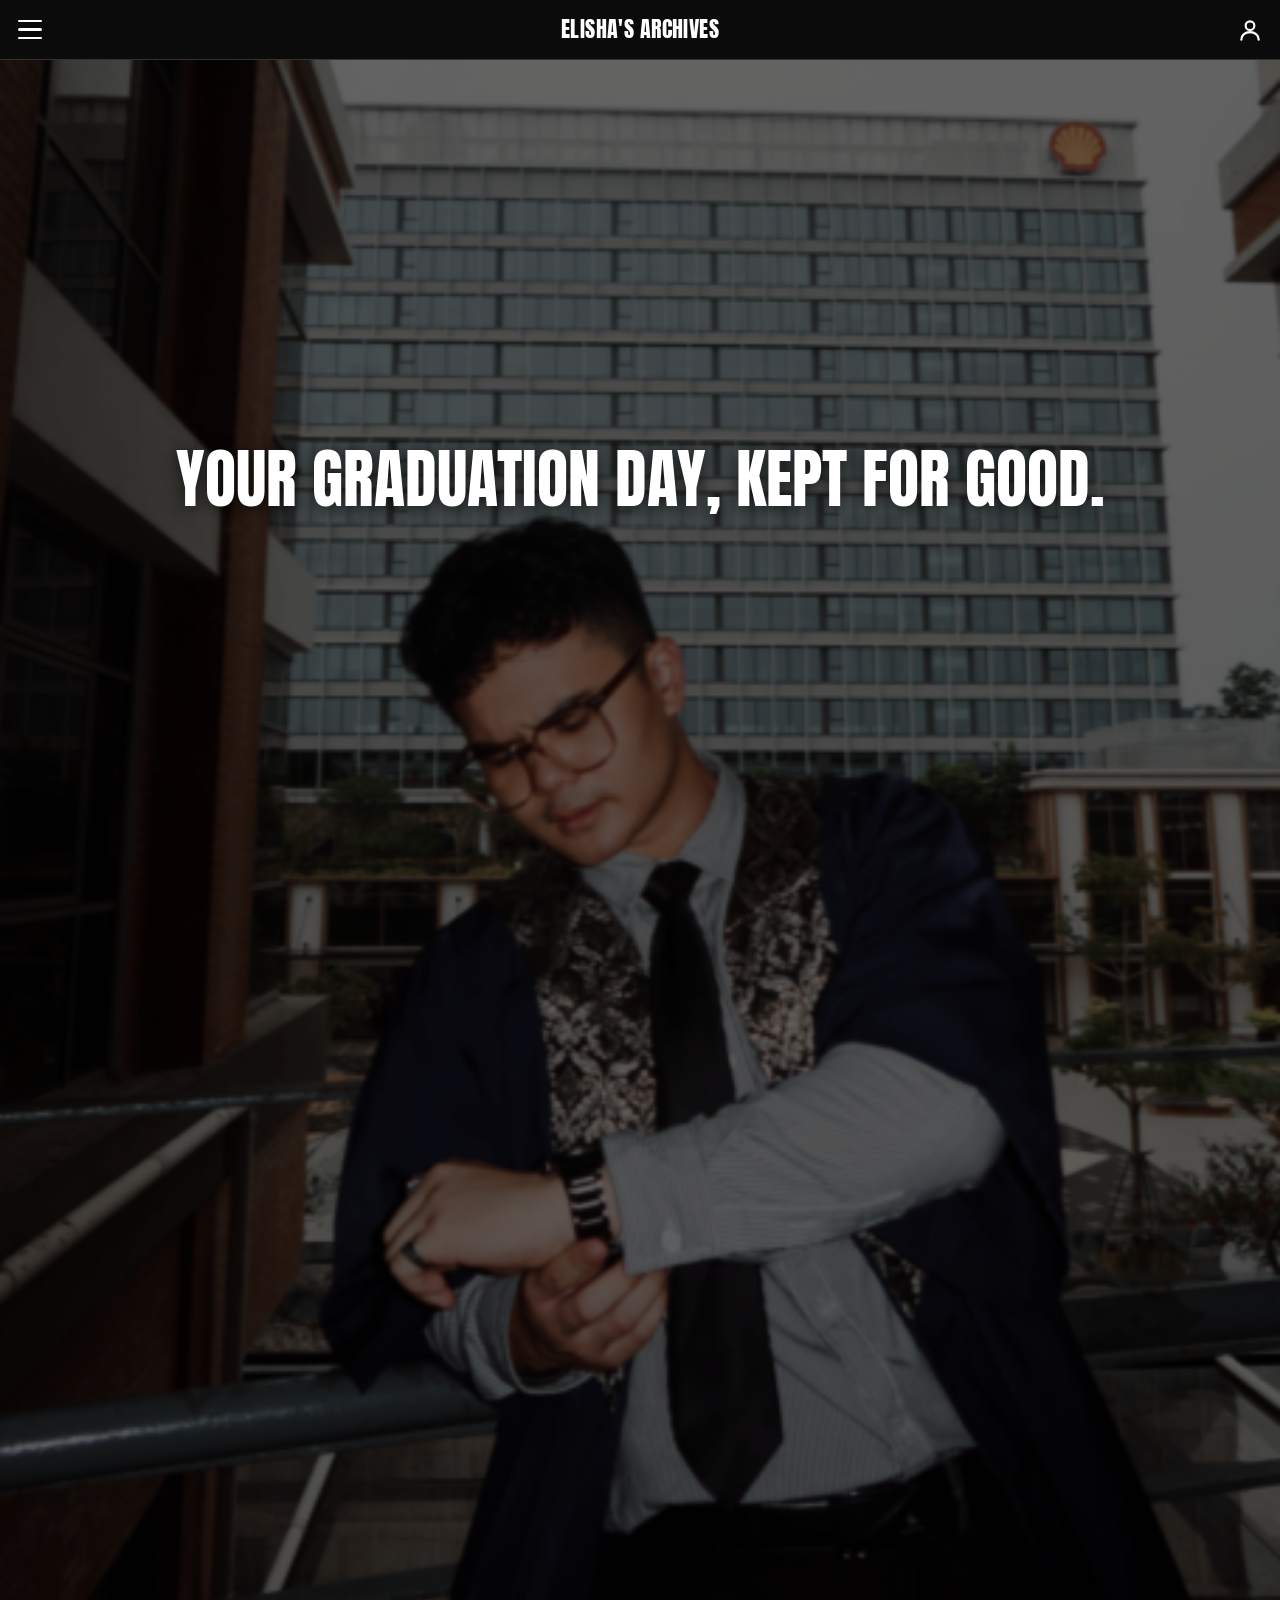
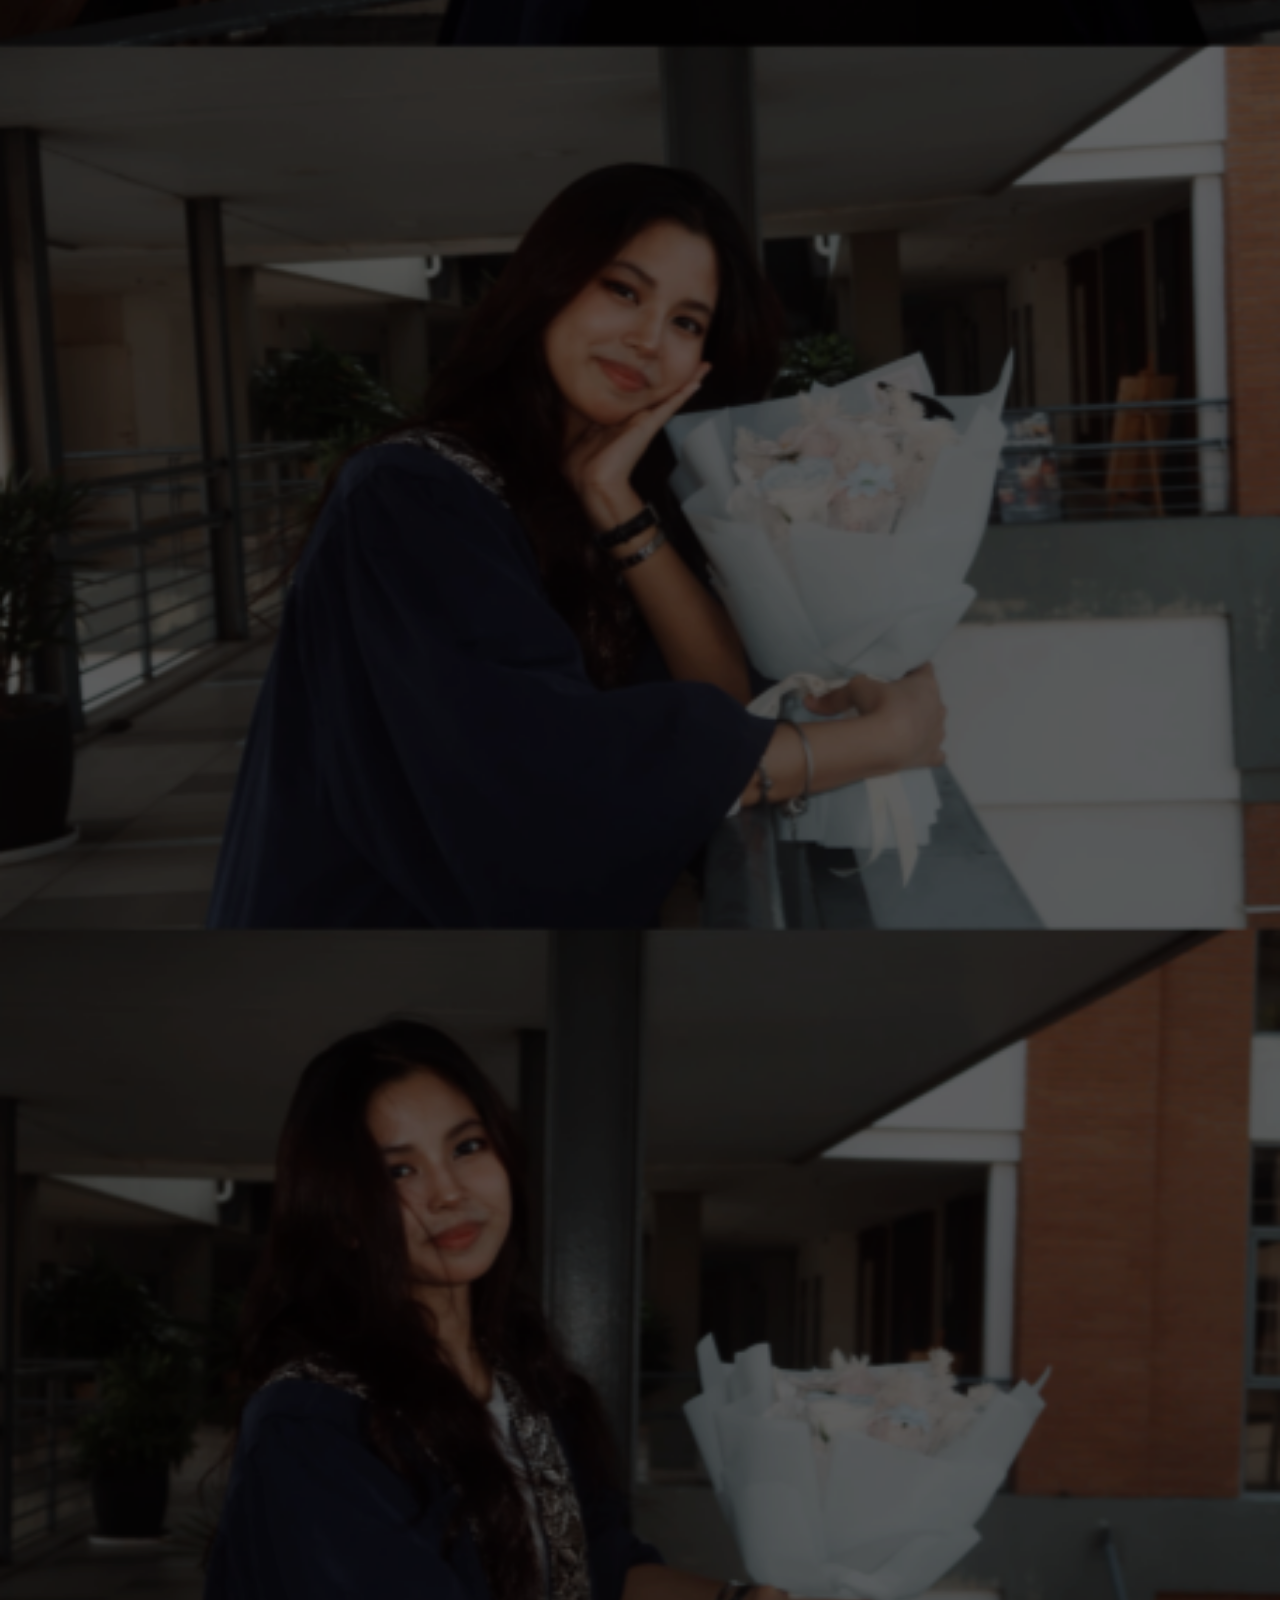
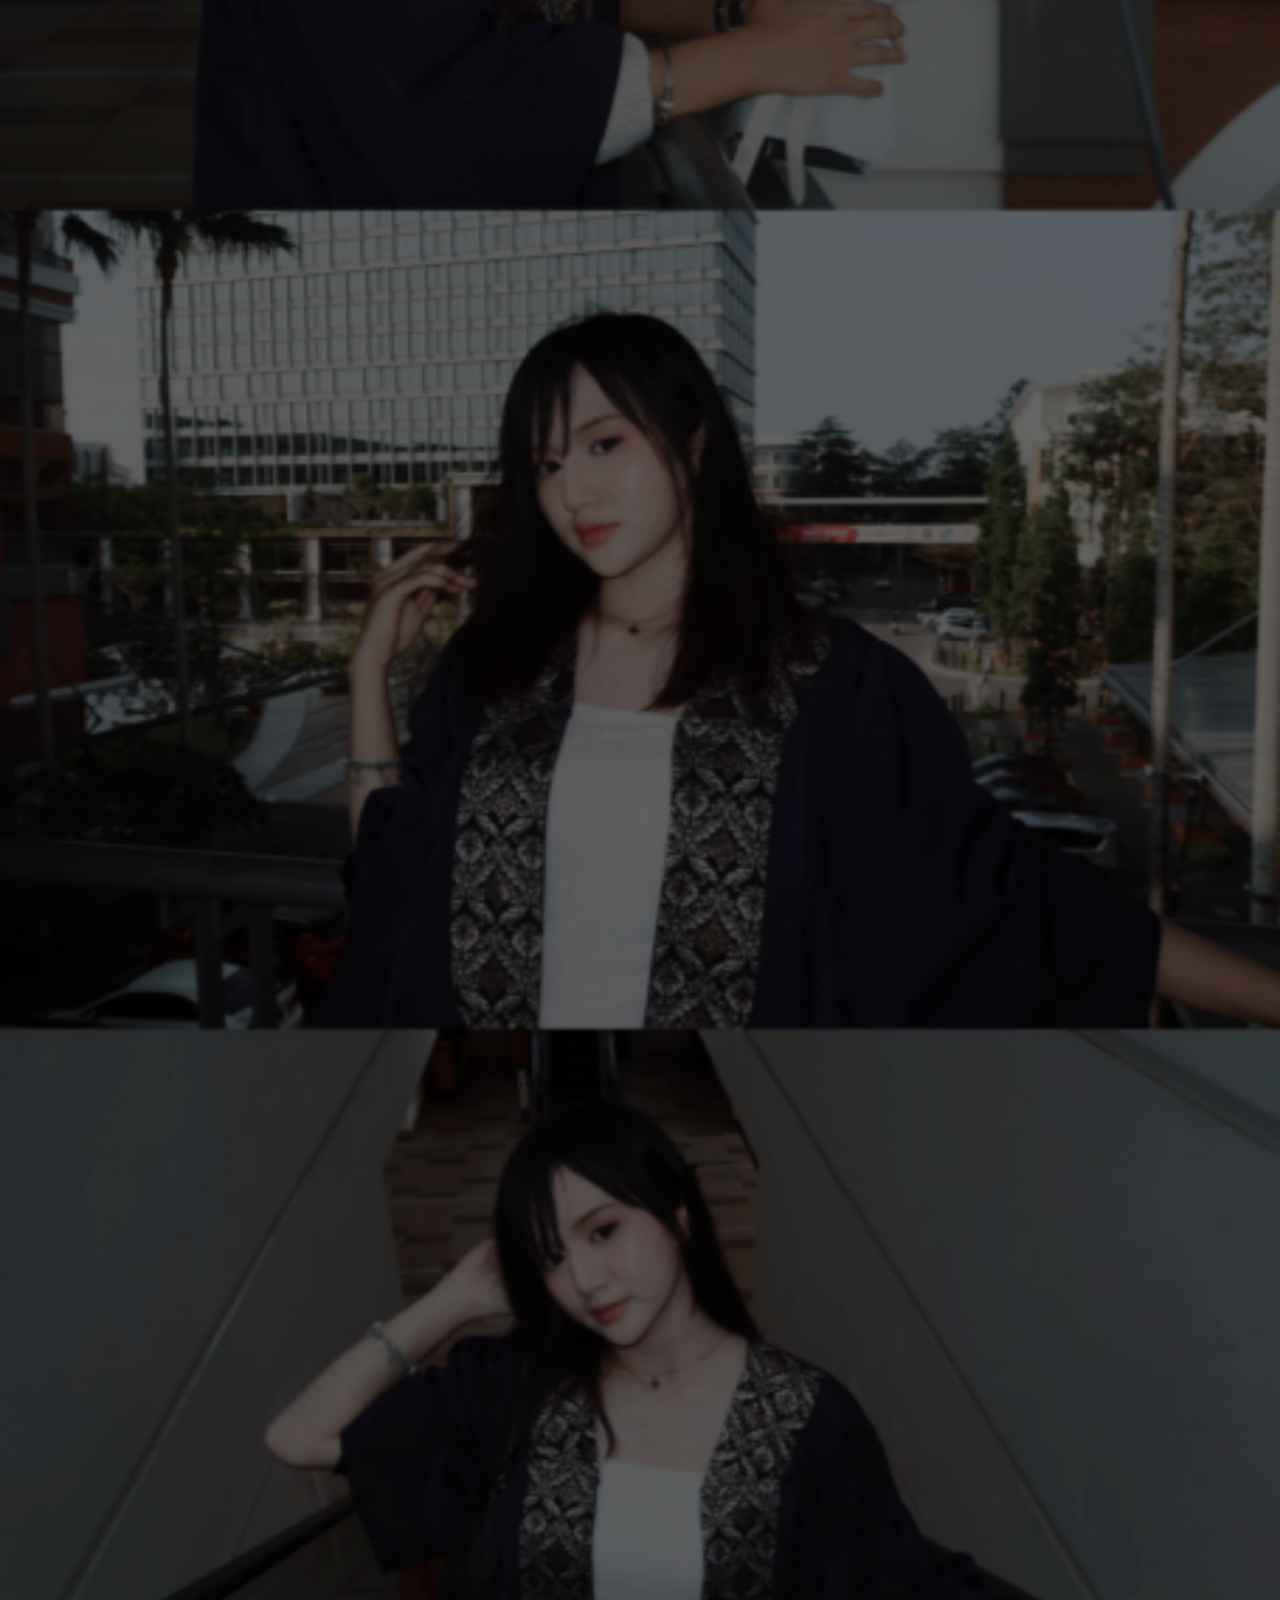
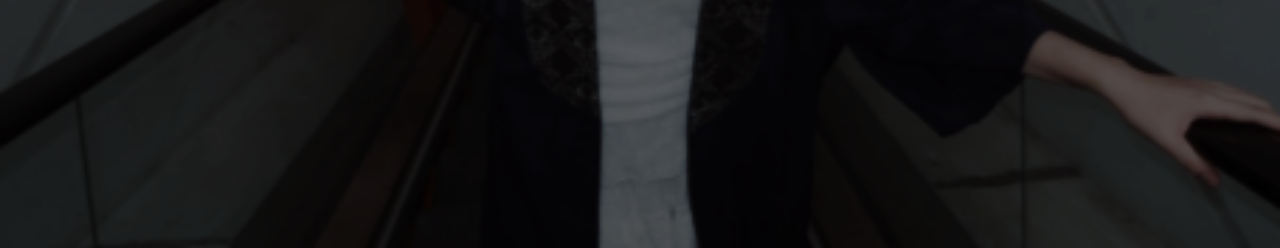
<file: index.html>
<!DOCTYPE html>
<html lang="en">
<head>
  <meta charset="UTF-8">
  <meta name="viewport" content="width=device-width, initial-scale=1.0">
  <title>Elisha's Archives</title>
  <link rel="icon" type="image/png" href="favicon.png">
  <link rel="apple-touch-icon" href="favicon.png">
  <link rel="preconnect" href="https://fonts.googleapis.com">
  <link rel="preconnect" href="https://fonts.gstatic.com" crossorigin>
  <link href="https://fonts.googleapis.com/css2?family=Anton&family=Manrope:wght@400;600;800&display=swap" rel="stylesheet">
  <link rel="stylesheet" href="style.css">
</head>
<body class="home">

  <script src="topbar.js"></script>

  <main>
    <section class="hero">
      <img src="images/hero.jpg" alt="Graduation portraits in navy gowns with songket trim">
      <h1 class="hero-title">Your graduation day, kept for good.</h1>
      <div class="hero-actions">
        <a class="btn btn-dark" href="gallery.html">View Gallery</a>
        <a class="btn btn-light" href="contact.html">Book a session</a>
      </div>
    </section>
  </main>

  <script src="app.js"></script>
</body>
</html>
</file>
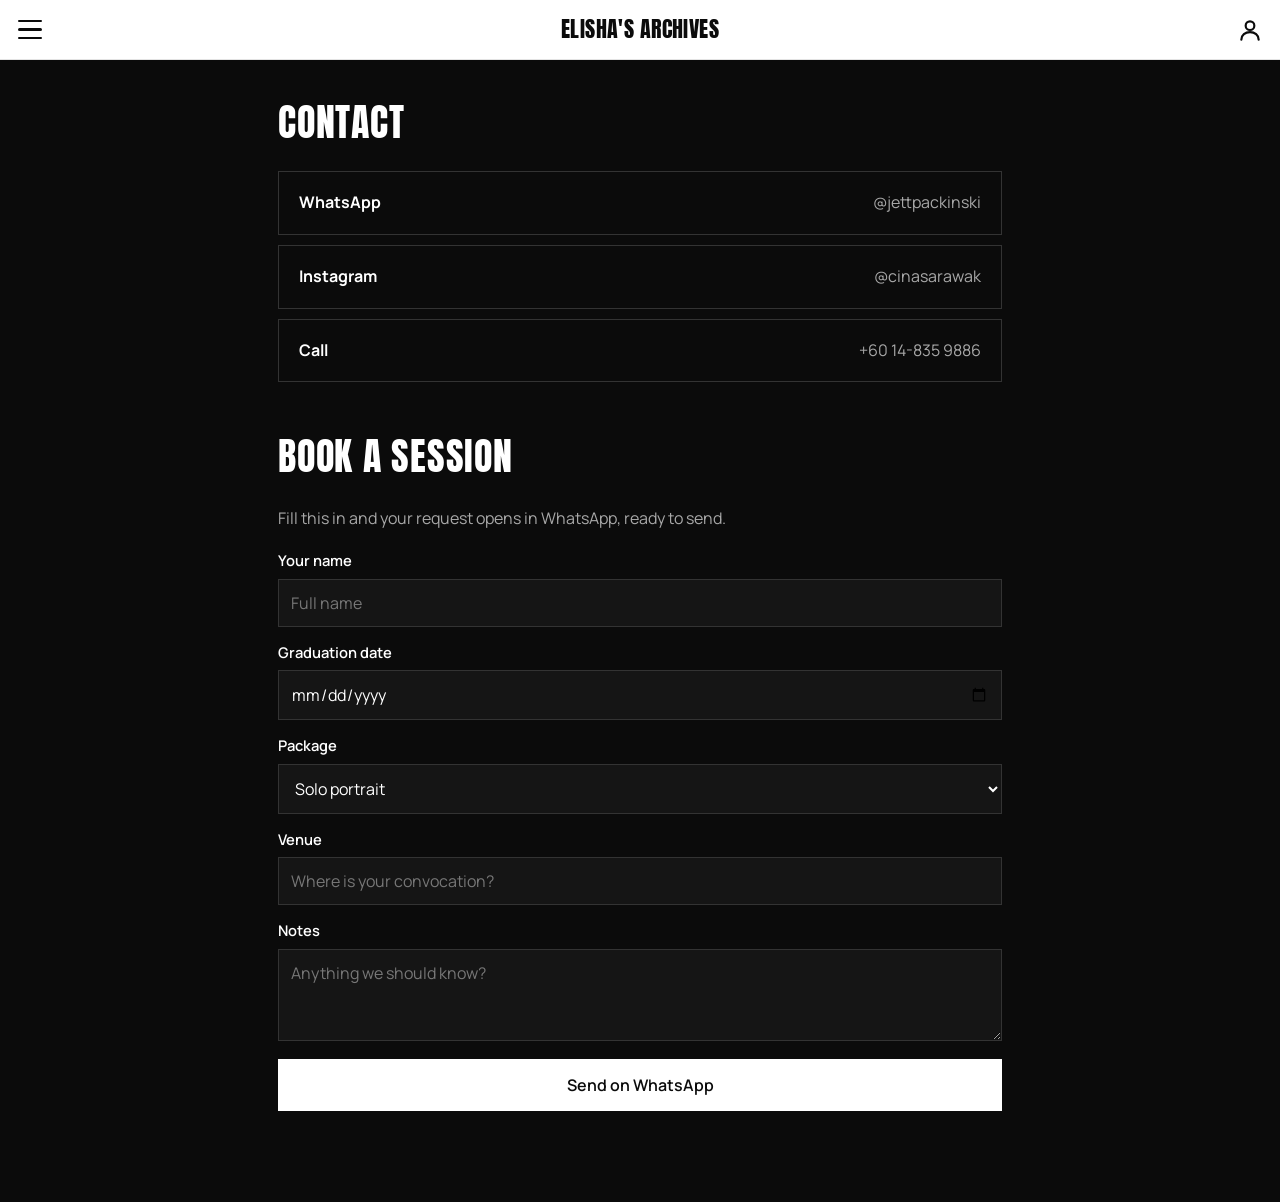
<file: contact.html>
<!DOCTYPE html>
<html lang="en">
<head>
  <meta charset="UTF-8">
  <meta name="viewport" content="width=device-width, initial-scale=1.0">
  <title>Elisha's Archives</title>
  <link rel="icon" type="image/png" href="favicon.png">
  <link rel="apple-touch-icon" href="favicon.png">
  <link rel="preconnect" href="https://fonts.googleapis.com">
  <link rel="preconnect" href="https://fonts.gstatic.com" crossorigin>
  <link href="https://fonts.googleapis.com/css2?family=Anton&family=Manrope:wght@400;600&display=swap" rel="stylesheet">
  <link rel="stylesheet" href="style.css">
</head>
<body class="dark">

  <script src="topbar.js"></script>

  <main class="wrap">
    <h2>CONTACT</h2>
    <div class="contact-list">
      <a class="contact" href="https://wa.me/60148359886" target="_blank" rel="noopener"><strong>WhatsApp</strong><span>@jettpackinski</span></a>
      <a class="contact" href="https://instagram.com/cinasarawak" target="_blank" rel="noopener"><strong>Instagram</strong><span>@cinasarawak</span></a>
      <a class="contact" href="tel:+60148359886"><strong>Call</strong><span>+60 14-835 9886</span></a>
    </div>

    <h2 class="sub">BOOK A SESSION</h2>
    <p class="lead">Fill this in and your request opens in WhatsApp, ready to send.</p>
    <div class="form">
      <label>Your name<input id="name" type="text" placeholder="Full name" autocomplete="name"></label>
      <label>Graduation date<input id="date" type="date"></label>
      <label>Package
        <select id="pkg">
          <option>Solo portrait</option>
          <option>Portrait with family</option>
          <option>Group / friends</option>
          <option>Full day coverage</option>
        </select>
      </label>
      <label>Venue<input id="venue" type="text" placeholder="Where is your convocation?"></label>
      <label>Notes<textarea id="notes" rows="3" placeholder="Anything we should know?"></textarea></label>
      <button class="btn" id="send" type="button">Send on WhatsApp</button>
      <p class="error" id="error" role="alert"></p>
    </div>
  </main>

  <script src="app.js"></script>
</body>
</html>
</file>
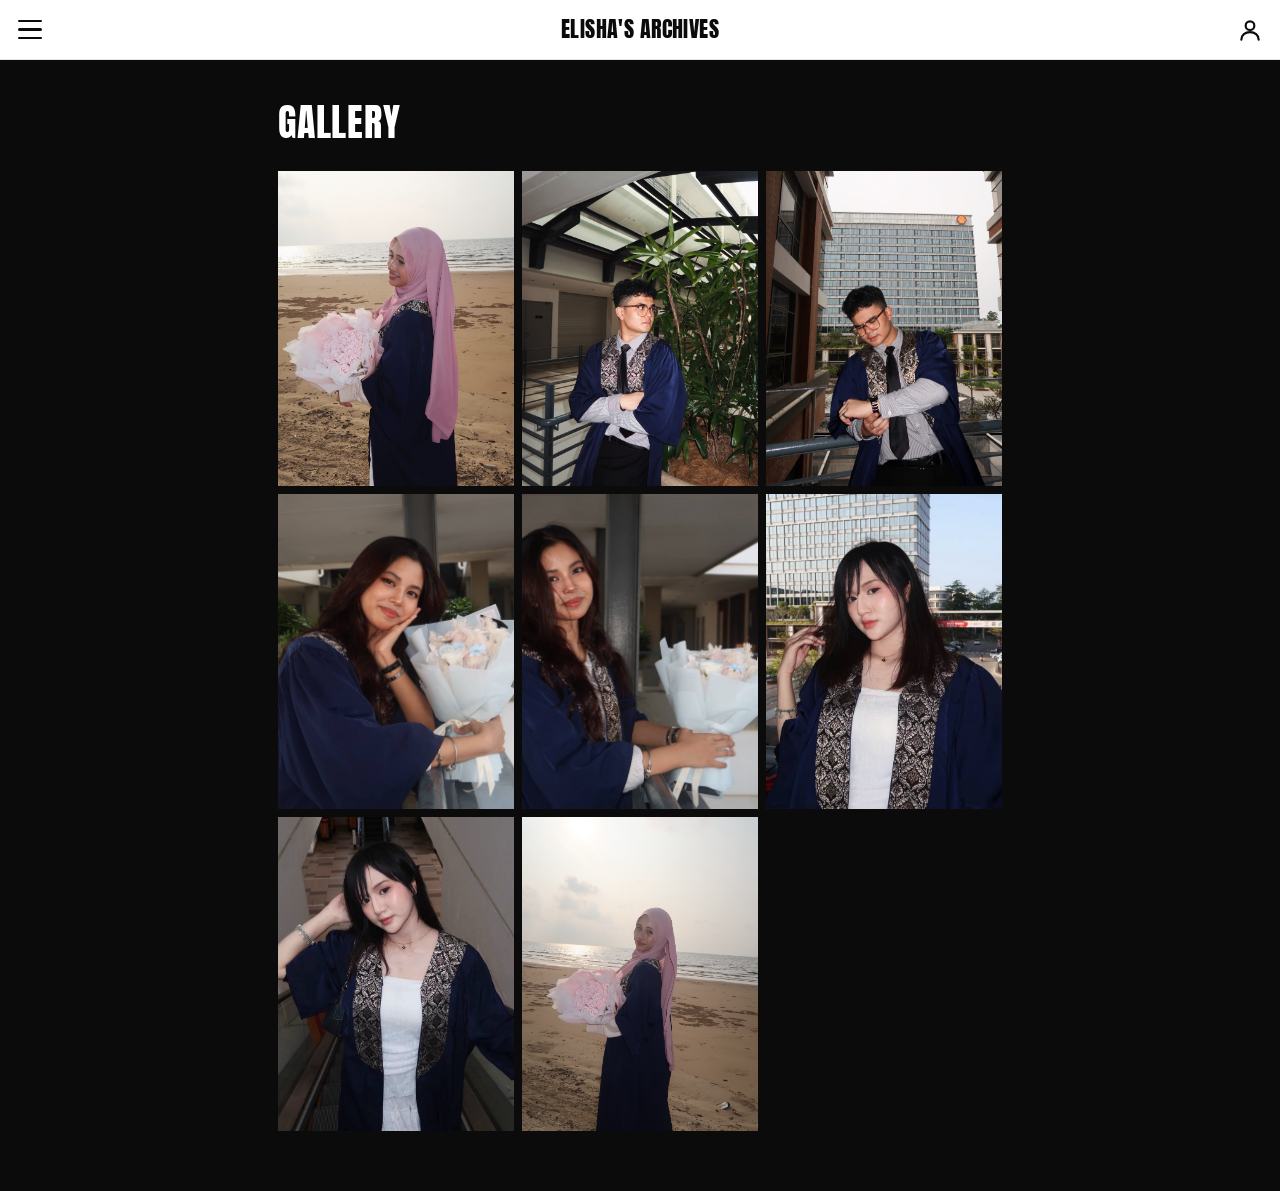
<file: gallery.html>
<!DOCTYPE html>
<html lang="en">
<head>
  <meta charset="UTF-8">
  <meta name="viewport" content="width=device-width, initial-scale=1.0">
  <title>Elisha's Archives</title>
  <link rel="icon" type="image/png" href="favicon.png">
  <link rel="apple-touch-icon" href="favicon.png">
  <link rel="preconnect" href="https://fonts.googleapis.com">
  <link rel="preconnect" href="https://fonts.gstatic.com" crossorigin>
  <link href="https://fonts.googleapis.com/css2?family=Anton&family=Manrope:wght@400;600&display=swap" rel="stylesheet">
  <link rel="stylesheet" href="style.css">
</head>
<body class="dark">

  <script src="topbar.js"></script>

  <main class="wrap">
    <h2>GALLERY</h2>
    <div class="grid" id="grid"></div>
  </main>

  <div class="lightbox" id="lightbox" aria-hidden="true">
    <button id="close" aria-label="Close photo">&times;</button>
    <img id="big" alt="">
  </div>

  <script src="photos.js"></script>
  <script src="app.js"></script>
</body>
</html>
</file>
<file: style.css>
:root { --ink:#0b0b0b; --white:#fff; --line:#e3e3e3; --soft:#a8a8a8; --impact: Impact, "Anton", "Arial Narrow", sans-serif; --sans: "Manrope", system-ui, sans-serif; }
* { box-sizing:border-box; margin:0; }
body { font-family:var(--sans); background:var(--ink); color:var(--white); line-height:1.6; }
body.home { background:#000; }
a { color:inherit; text-decoration:none; }

/* White nav bar */
.topbar { position:fixed; top:0; left:0; right:0; z-index:30; height:60px; padding:0 8px; display:grid; grid-template-columns:52px 1fr 52px; align-items:center; background:#fff; color:var(--ink); border-bottom:1px solid var(--line); }
.logo { justify-self:center; text-align:center; font-family:var(--impact); line-height:1; display:flex; flex-direction:column; }
.logo b { font-weight:400; font-size:1.35rem; letter-spacing:.02em; }
.logo i { font-style:normal; font-size:.68rem; letter-spacing:.42em; margin-right:-.42em; }
.person { display:grid; place-items:center; width:44px; height:44px; justify-self:end; }

/* 3 bars -> X */
.burger { width:44px; height:44px; border:0; background:none; cursor:pointer; display:flex; flex-direction:column; justify-content:center; align-items:center; gap:6px; color:var(--ink); }
.burger span { display:block; width:24px; height:2.5px; background:currentColor; border-radius:2px; transition:transform .35s ease, opacity .25s ease, width .3s ease; }
.burger.open span:nth-child(1) { transform:translateY(8.5px) rotate(45deg); }
.burger.open span:nth-child(2) { opacity:0; width:0; }
.burger.open span:nth-child(3) { transform:translateY(-8.5px) rotate(-45deg); }

/* Side menu */
.drawer { position:fixed; top:60px; bottom:0; left:0; width:78%; max-width:380px; z-index:25; background:#fff; color:var(--ink); padding:28px 24px; display:flex; flex-direction:column; gap:6px; transform:translateX(-100%); transition:transform .4s cubic-bezier(.2,.7,.2,1); }
.drawer.open { transform:none; }
.drawer a { font-family:var(--impact); font-size:2.4rem; line-height:1.25; text-transform:uppercase; }
.drawer a.here { text-decoration:underline; text-underline-offset:6px; }
.scrim { position:fixed; inset:60px 0 0 0; z-index:20; background:rgba(0,0,0,.55); opacity:0; pointer-events:none; transition:opacity .35s; }
.scrim.open { opacity:1; pointer-events:auto; }

/* Home: full-width scrolling image */
.hero { position:relative; margin-top:60px; }
.hero img { display:block; width:100%; height:auto; }
.hero::after { content:""; position:absolute; inset:0; background:rgba(0,0,0,.28); pointer-events:none; }
.hero-title { position:fixed; top:calc(50% + 30px); left:0; right:0; transform:translateY(-50%); z-index:2; text-align:center; padding:0 22px; pointer-events:none; font-family:var(--impact); font-weight:400; text-transform:uppercase; font-size:clamp(2.2rem, 10vw, 4rem); line-height:1.05; text-shadow:0 2px 16px rgba(0,0,0,.7); }
.hero-actions { position:fixed; top:calc(50% + 30px + min(10.5vw, 68px) + 24px); left:50%; transform:translateX(-50%); z-index:2; width:calc(100% - 40px); max-width:520px; display:flex; flex-direction:column; gap:12px; opacity:0; pointer-events:none; }
.hero-actions .btn { display:block; width:100%; margin-top:0; padding:11px 24px; text-align:center; font-family:var(--sans); font-weight:800; font-size:1rem; letter-spacing:0; text-transform:none; }
.hero-actions .btn-dark { background:#0b0b0b; border-color:#fff; color:#fff; }
.hero-actions .btn-dark:hover { background:#fff; color:#0b0b0b; }
.hero-actions .btn-light { background:#fff; border-color:#0b0b0b; color:#0b0b0b; }
.hero-actions .btn-light:hover { background:#0b0b0b; color:#fff; }
.btn { display:inline-block; margin-top:18px; padding:13px 24px; border:2px solid #fff; background:#fff; color:var(--ink); font:600 1rem var(--sans); border-radius:0; cursor:pointer; transition:background .2s, color .2s; }
.btn:hover { background:transparent; color:#fff; }

/* Gallery + Contact (plain black) */
.wrap { max-width:760px; margin:0 auto; padding:92px 18px 60px; }
h2 { font-family:var(--impact); font-weight:400; font-size:2.4rem; letter-spacing:.02em; margin-bottom:18px; }
h2.sub { margin-top:44px; }
.lead { color:var(--soft); margin-bottom:18px; }

.grid { display:grid; grid-template-columns:repeat(2,1fr); gap:8px; }
.tile { border:0; padding:0; cursor:pointer; background:#151515; aspect-ratio:3/4; overflow:hidden; }
.tile img { width:100%; height:100%; object-fit:cover; display:block; transition:transform .4s; }
.tile:hover img { transform:scale(1.04); }
.tile:nth-child(5) { grid-column:1 / -1; aspect-ratio:4/3; }

.contact-list { display:grid; gap:10px; }
.contact { display:flex; justify-content:space-between; align-items:center; padding:18px 20px; border:1px solid #333; transition:background .2s, color .2s; }
.contact:hover { background:#fff; color:var(--ink); }
.contact span { color:var(--soft); }
.contact:hover span { color:#444; }

.form { display:grid; gap:14px; }
label { display:grid; gap:6px; font-weight:600; font-size:.92rem; }
input, select, textarea { font:400 1rem var(--sans); padding:12px; background:#151515; color:#fff; border:1px solid #333; border-radius:0; width:100%; }
input::placeholder, textarea::placeholder { color:#777; }
input:focus-visible, select:focus-visible, textarea:focus-visible, .btn:focus-visible, .burger:focus-visible, .tile:focus-visible { outline:2px solid #fff; outline-offset:2px; }
.topbar .burger:focus-visible, .topbar a:focus-visible { outline-color:#000; }
.form .btn { margin-top:4px; }
.error { color:#ff7b72; min-height:1.2em; font-size:.9rem; }

.lightbox { position:fixed; inset:0; z-index:50; background:rgba(0,0,0,.95); display:none; align-items:center; justify-content:center; padding:20px; }
.lightbox.open { display:flex; }
.lightbox img { max-width:100%; max-height:92vh; }
.lightbox button { position:absolute; top:12px; right:18px; background:none; border:0; color:#fff; font-size:2.6rem; cursor:pointer; }

@media (min-width:720px) { .grid { grid-template-columns:repeat(3,1fr); } .tile:nth-child(5) { grid-column:auto; aspect-ratio:3/4; } .hero img { max-height:none; } }
@media (prefers-reduced-motion:reduce) { * { transition:none !important; } }
</file>
